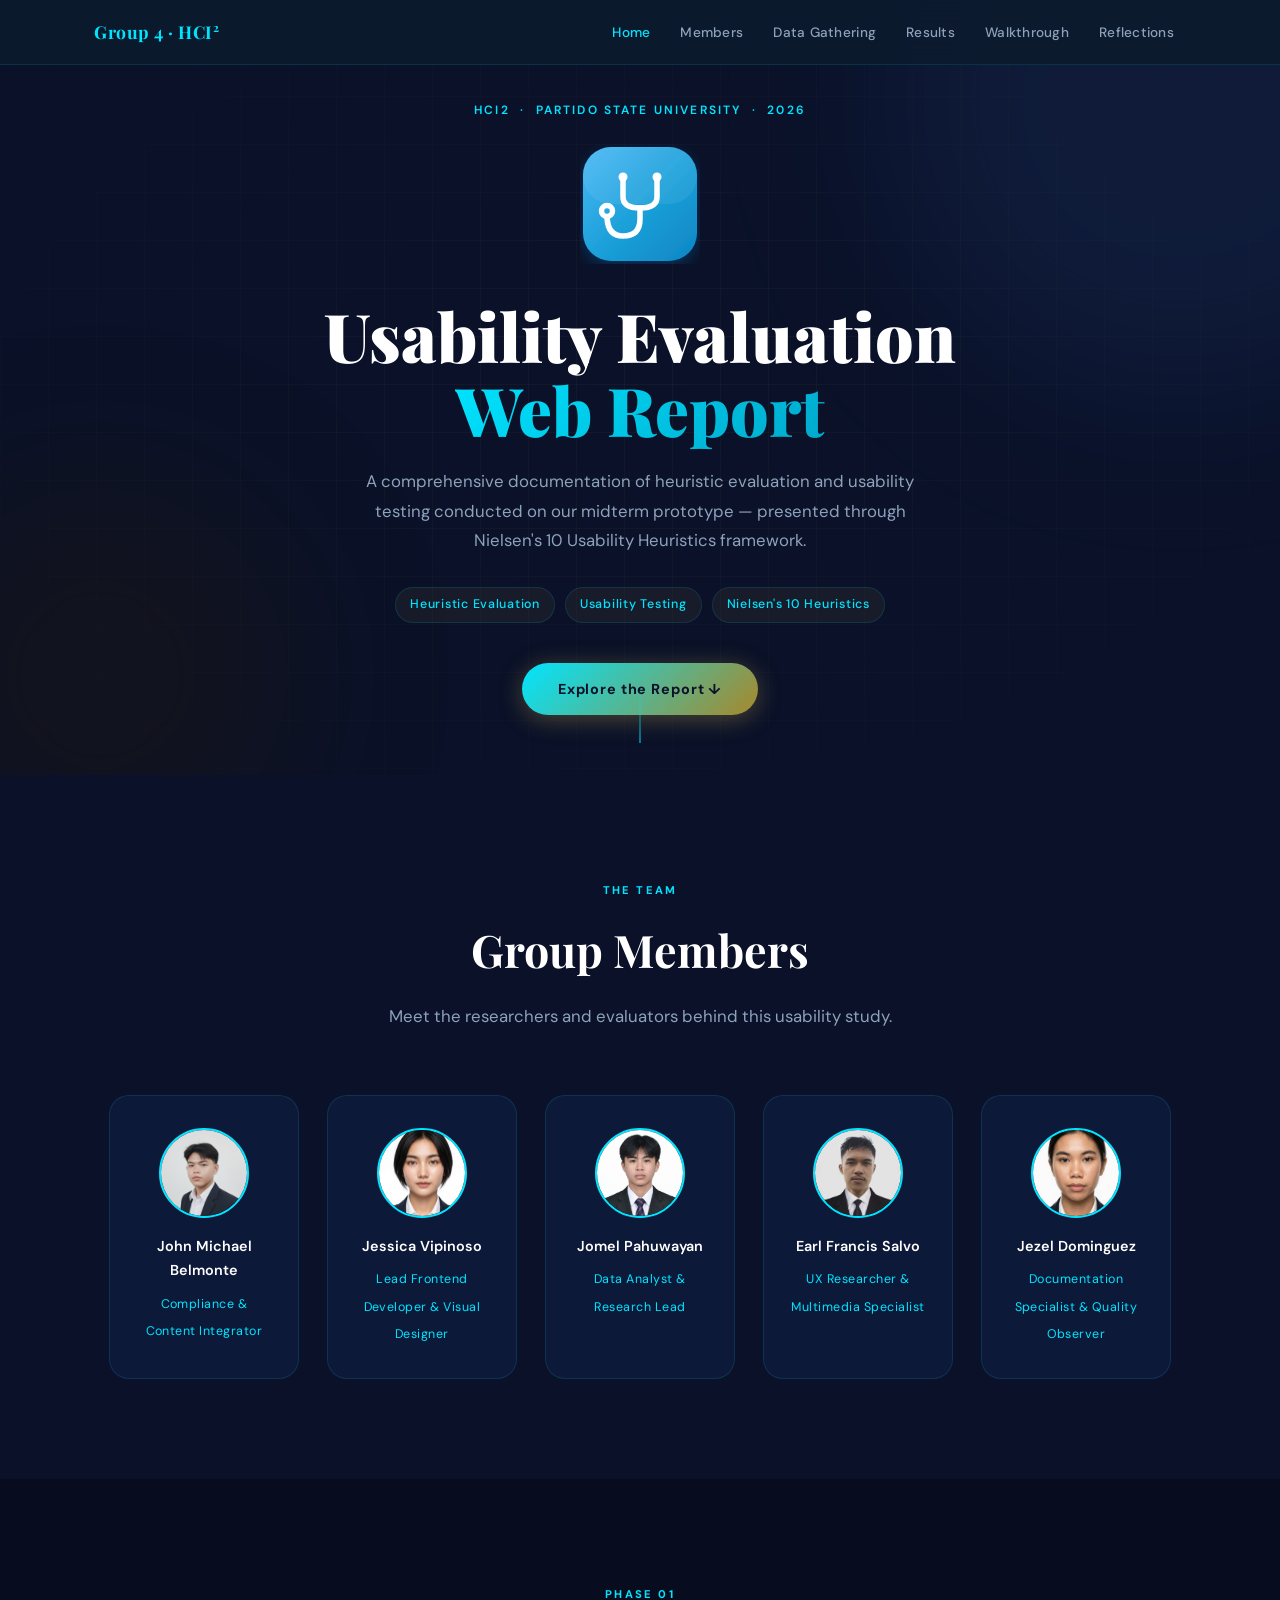
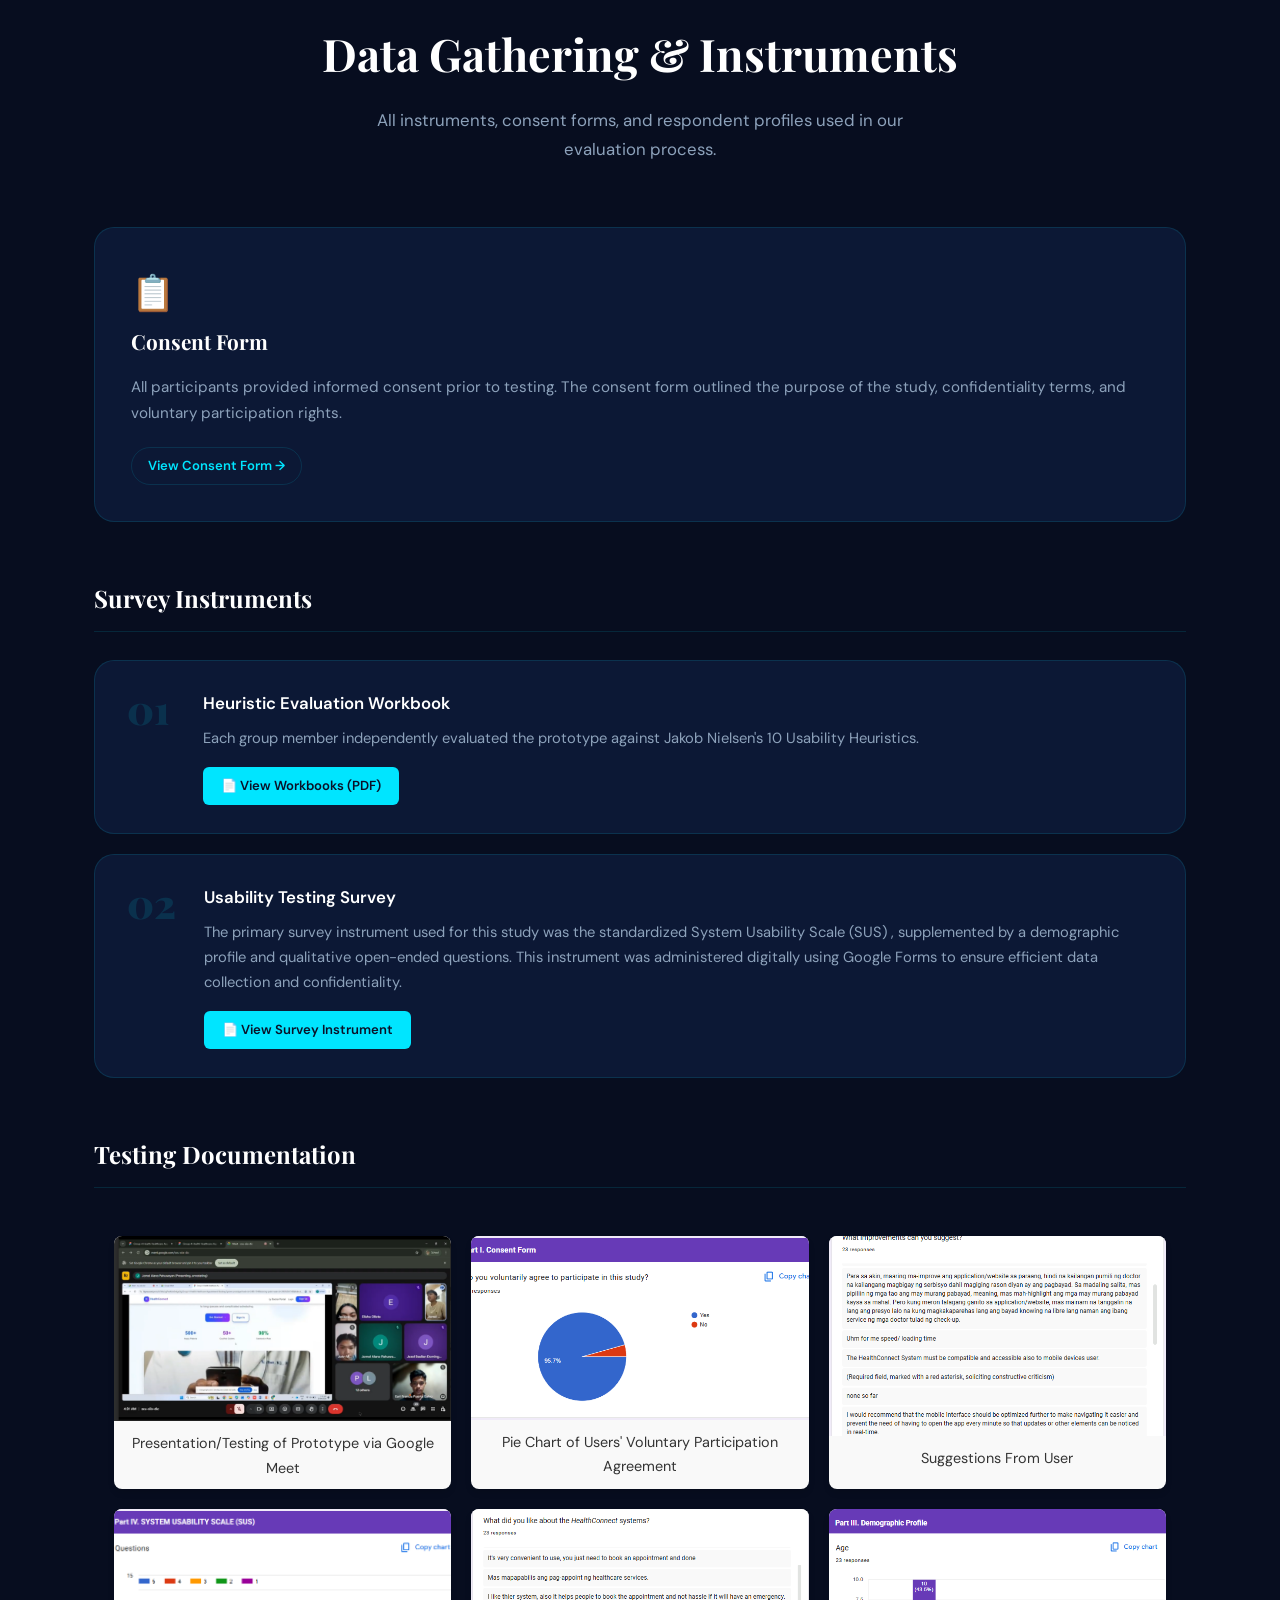
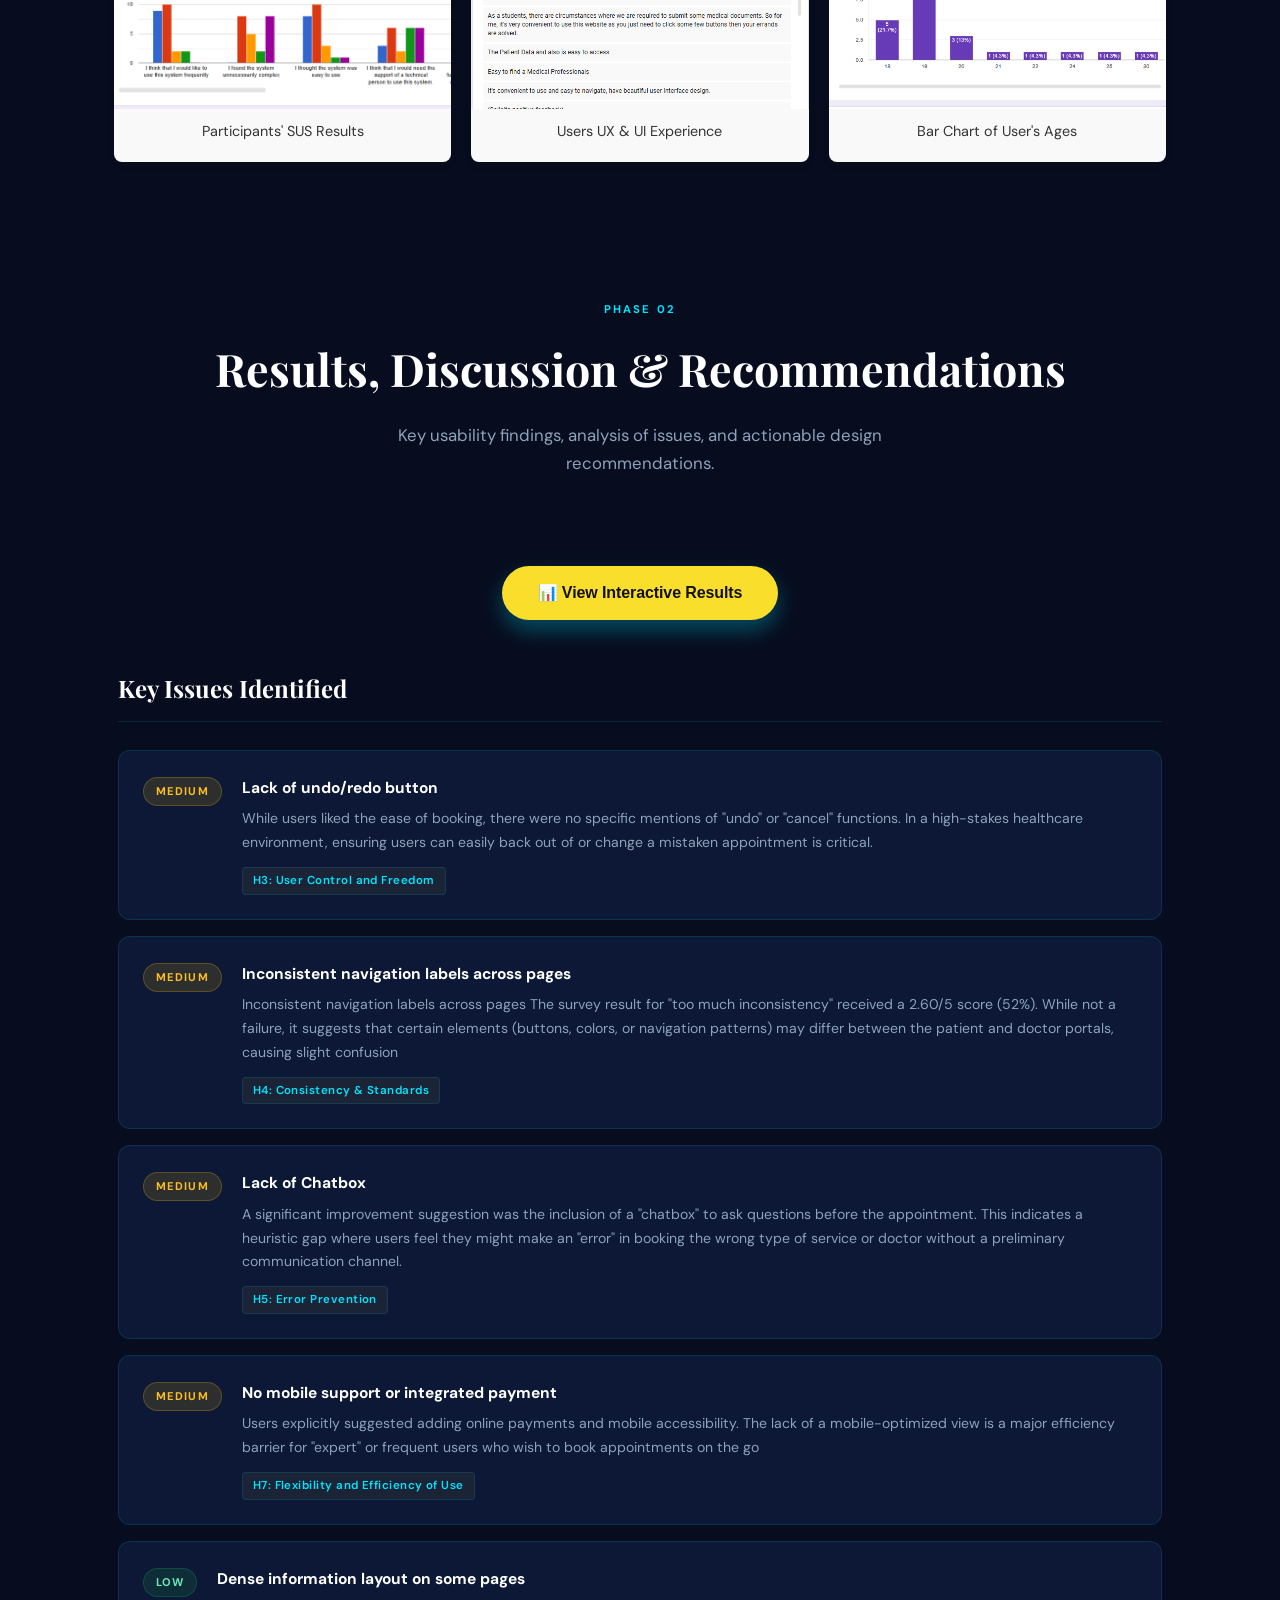
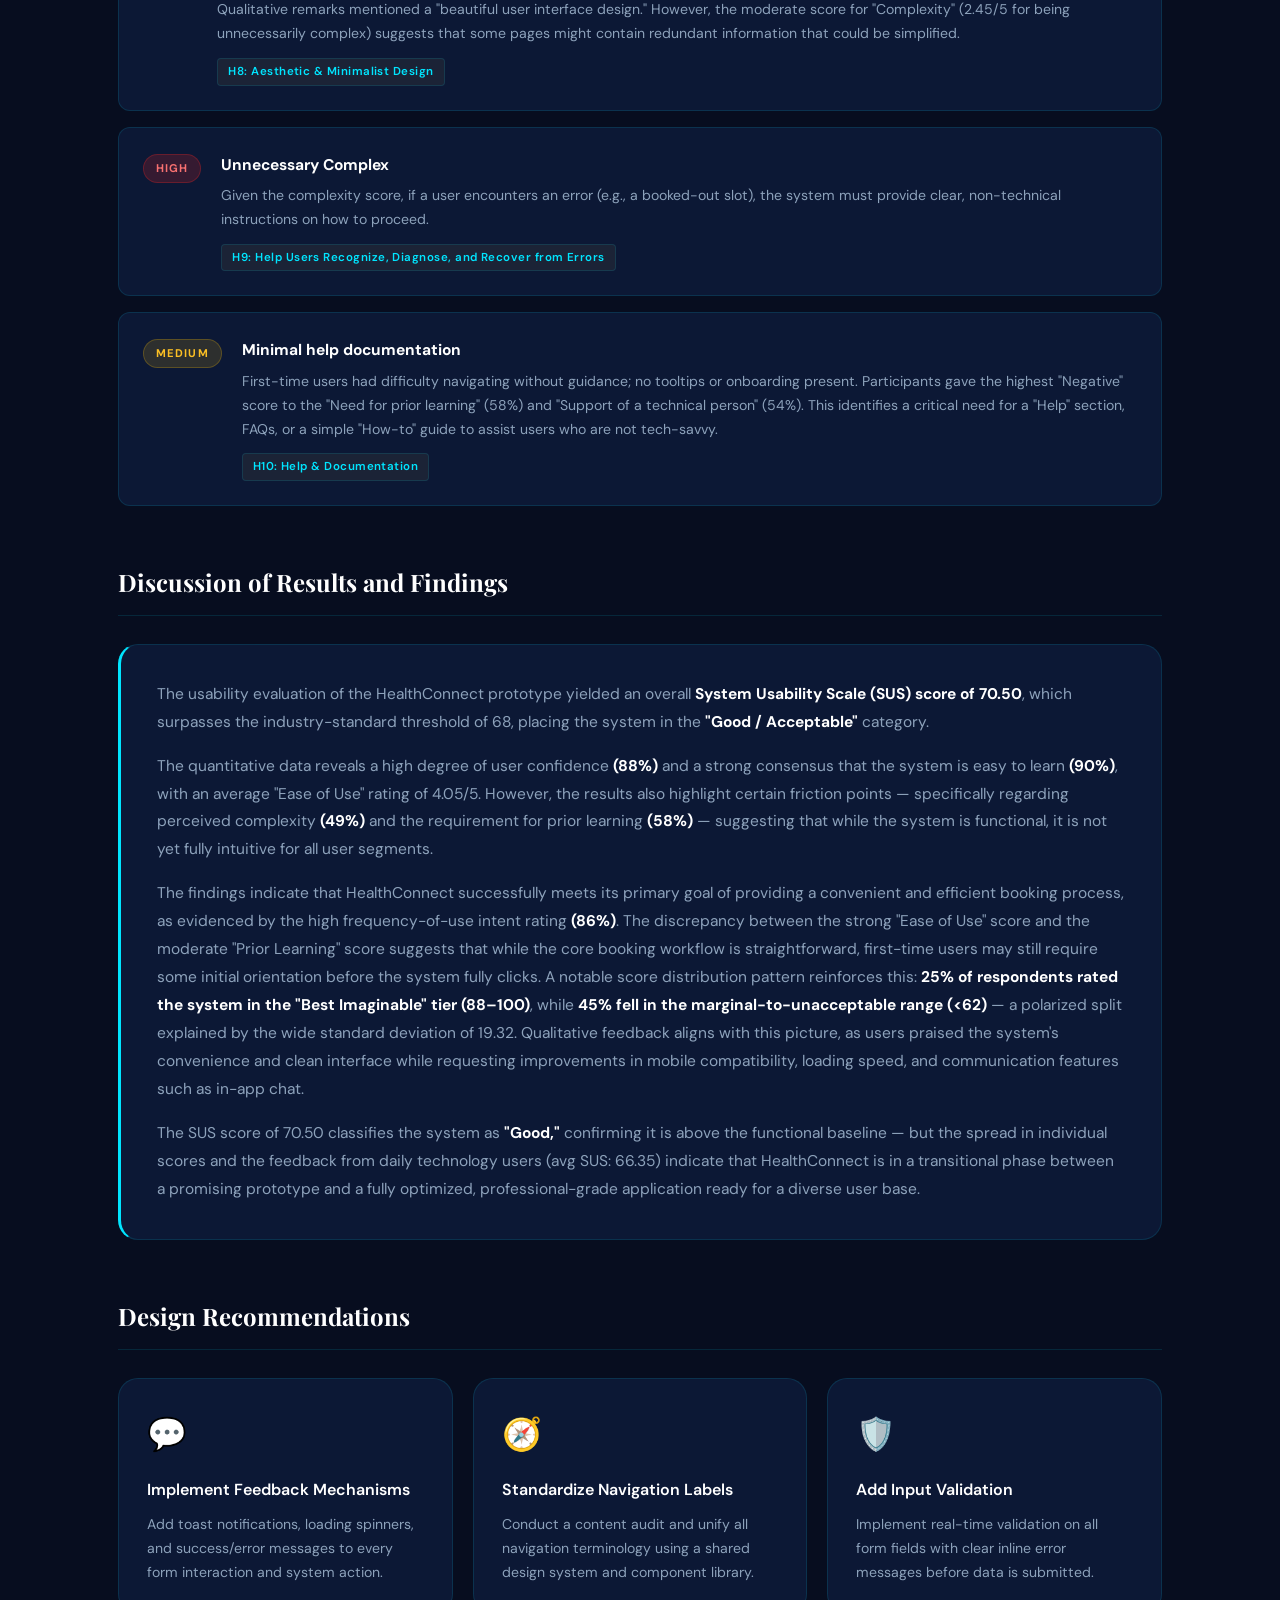
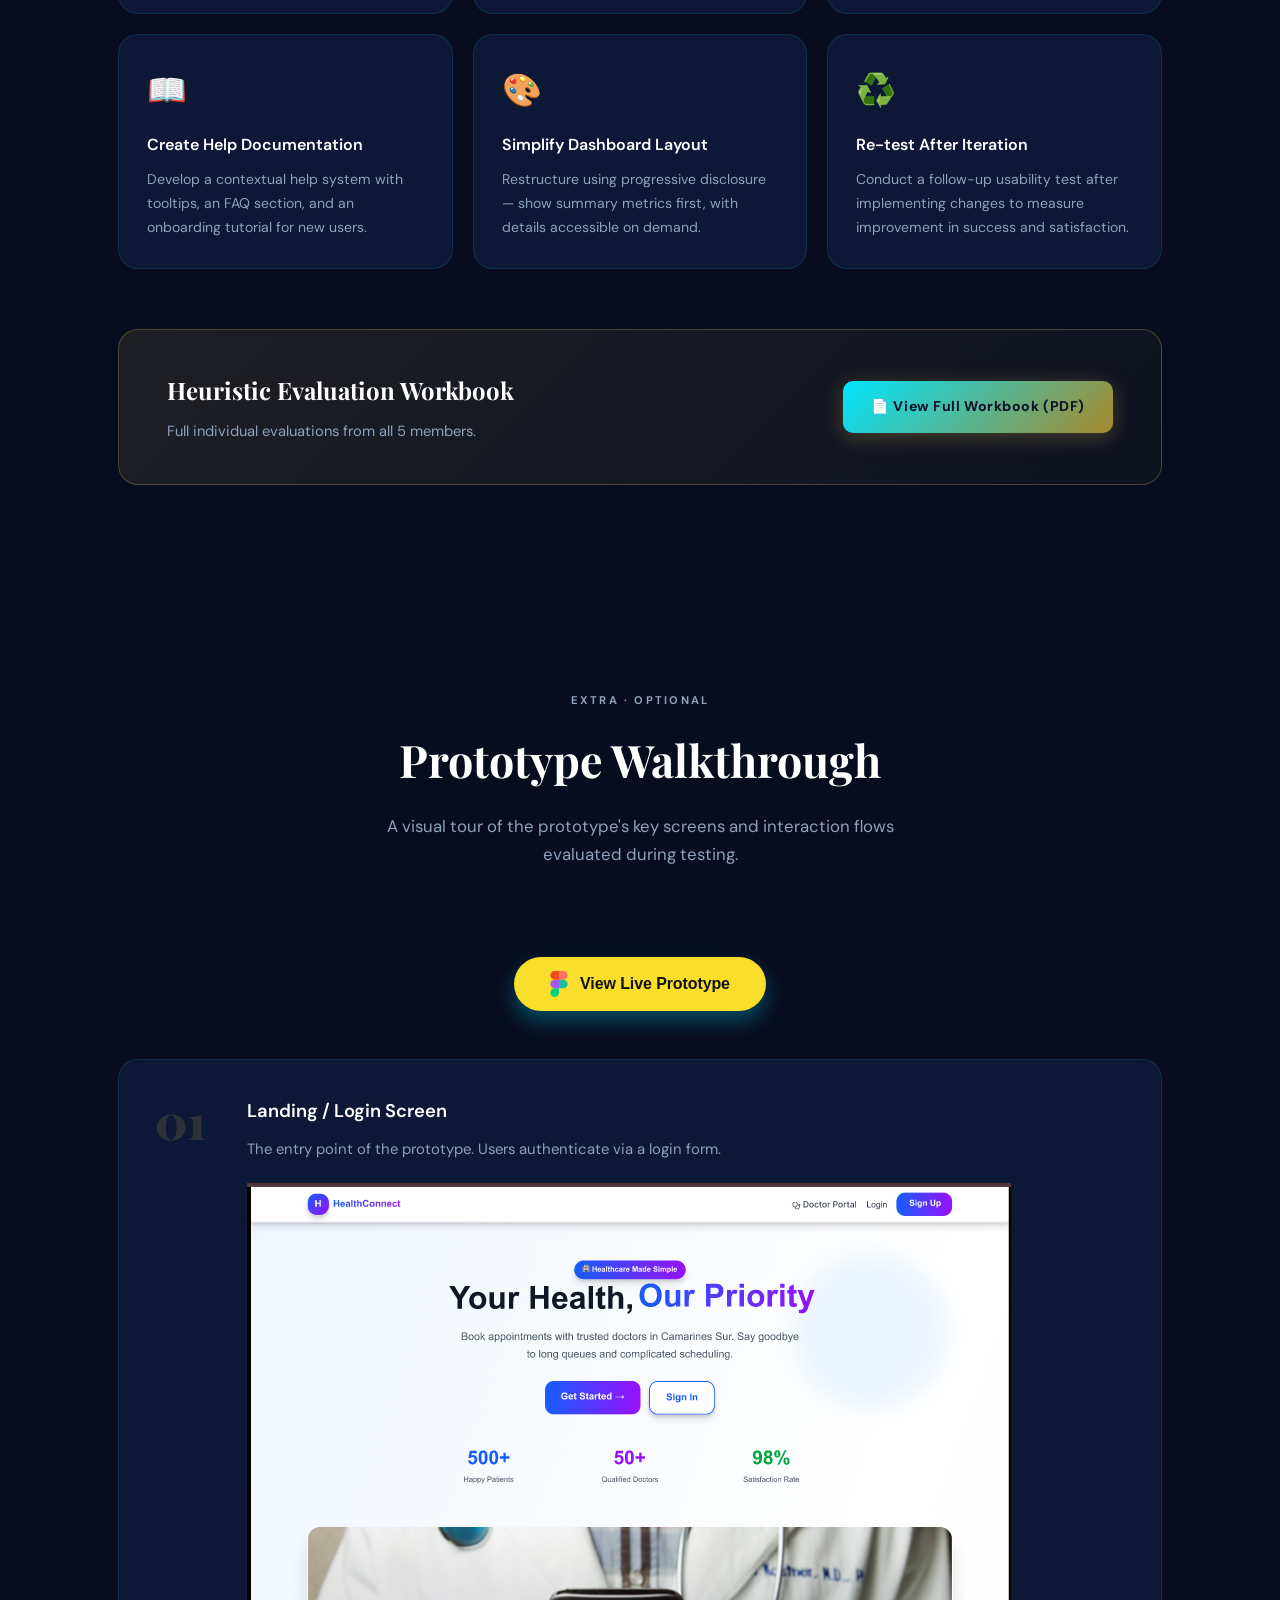
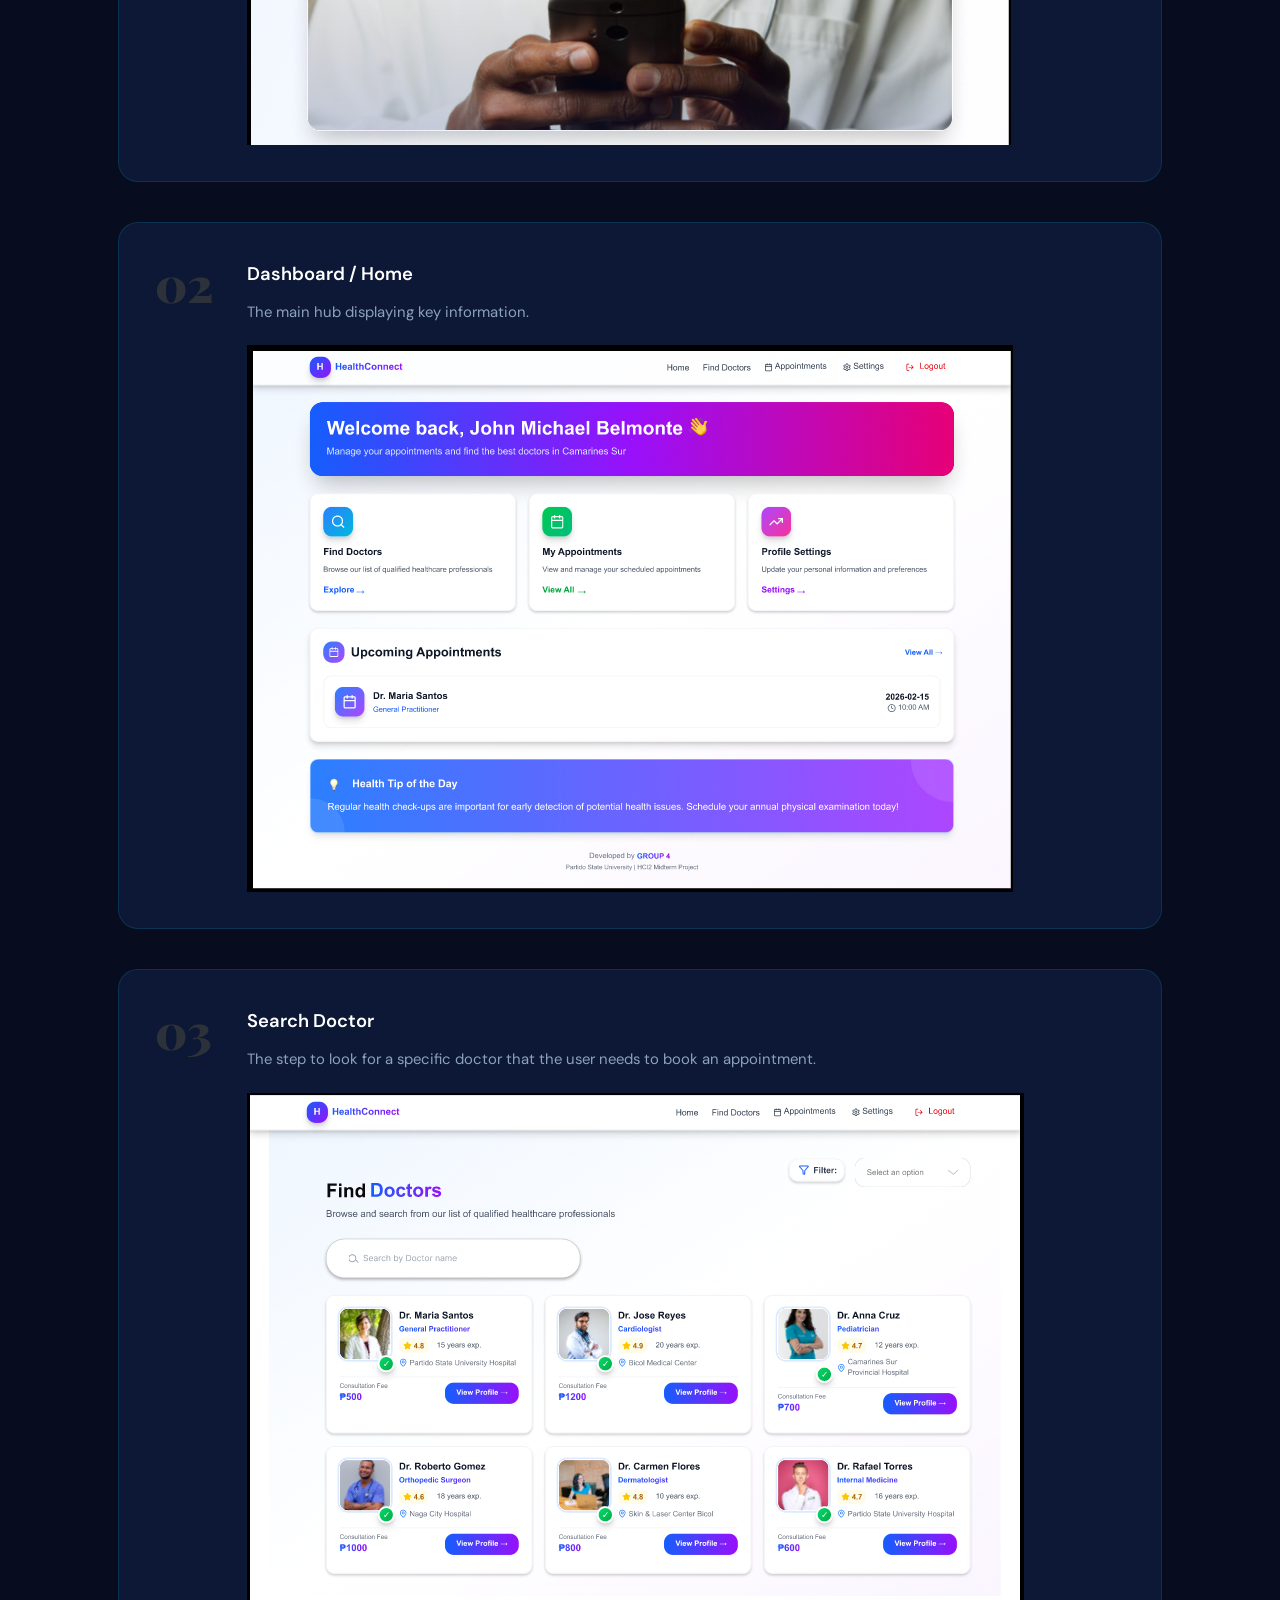
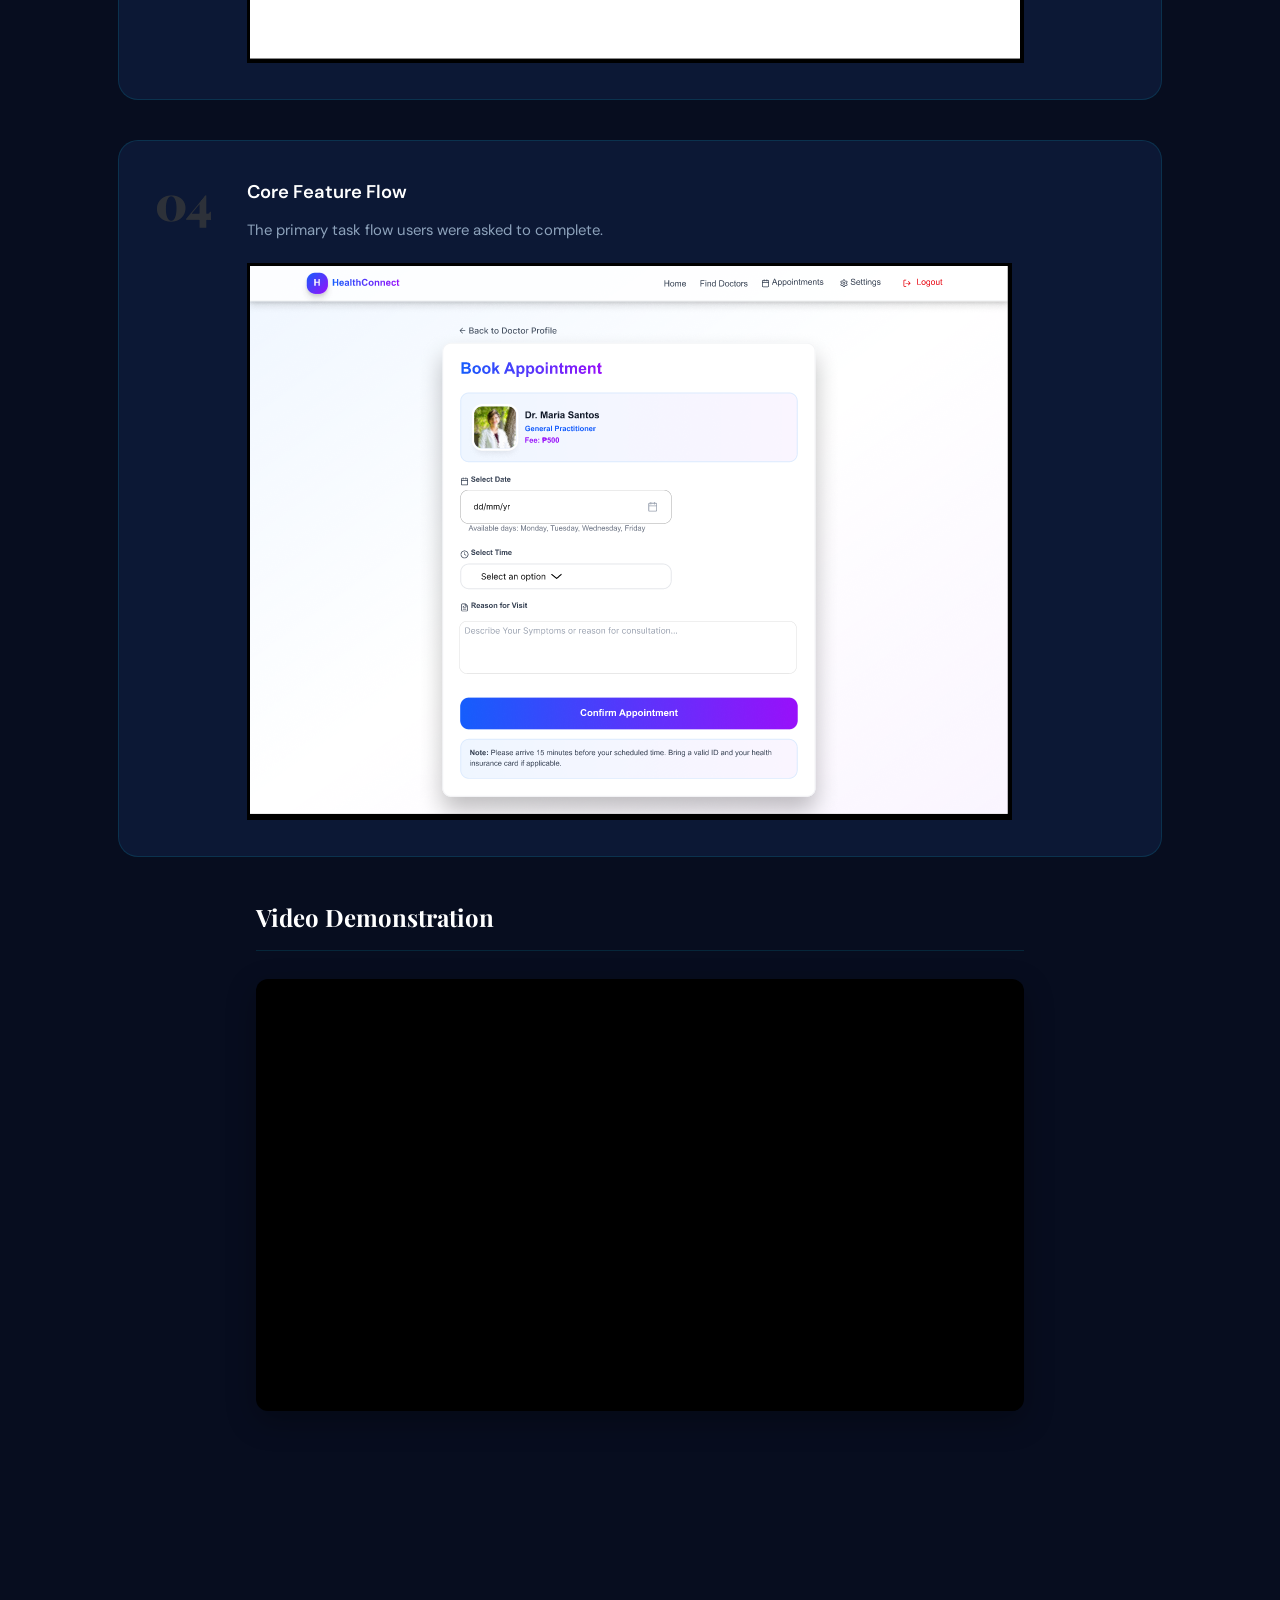
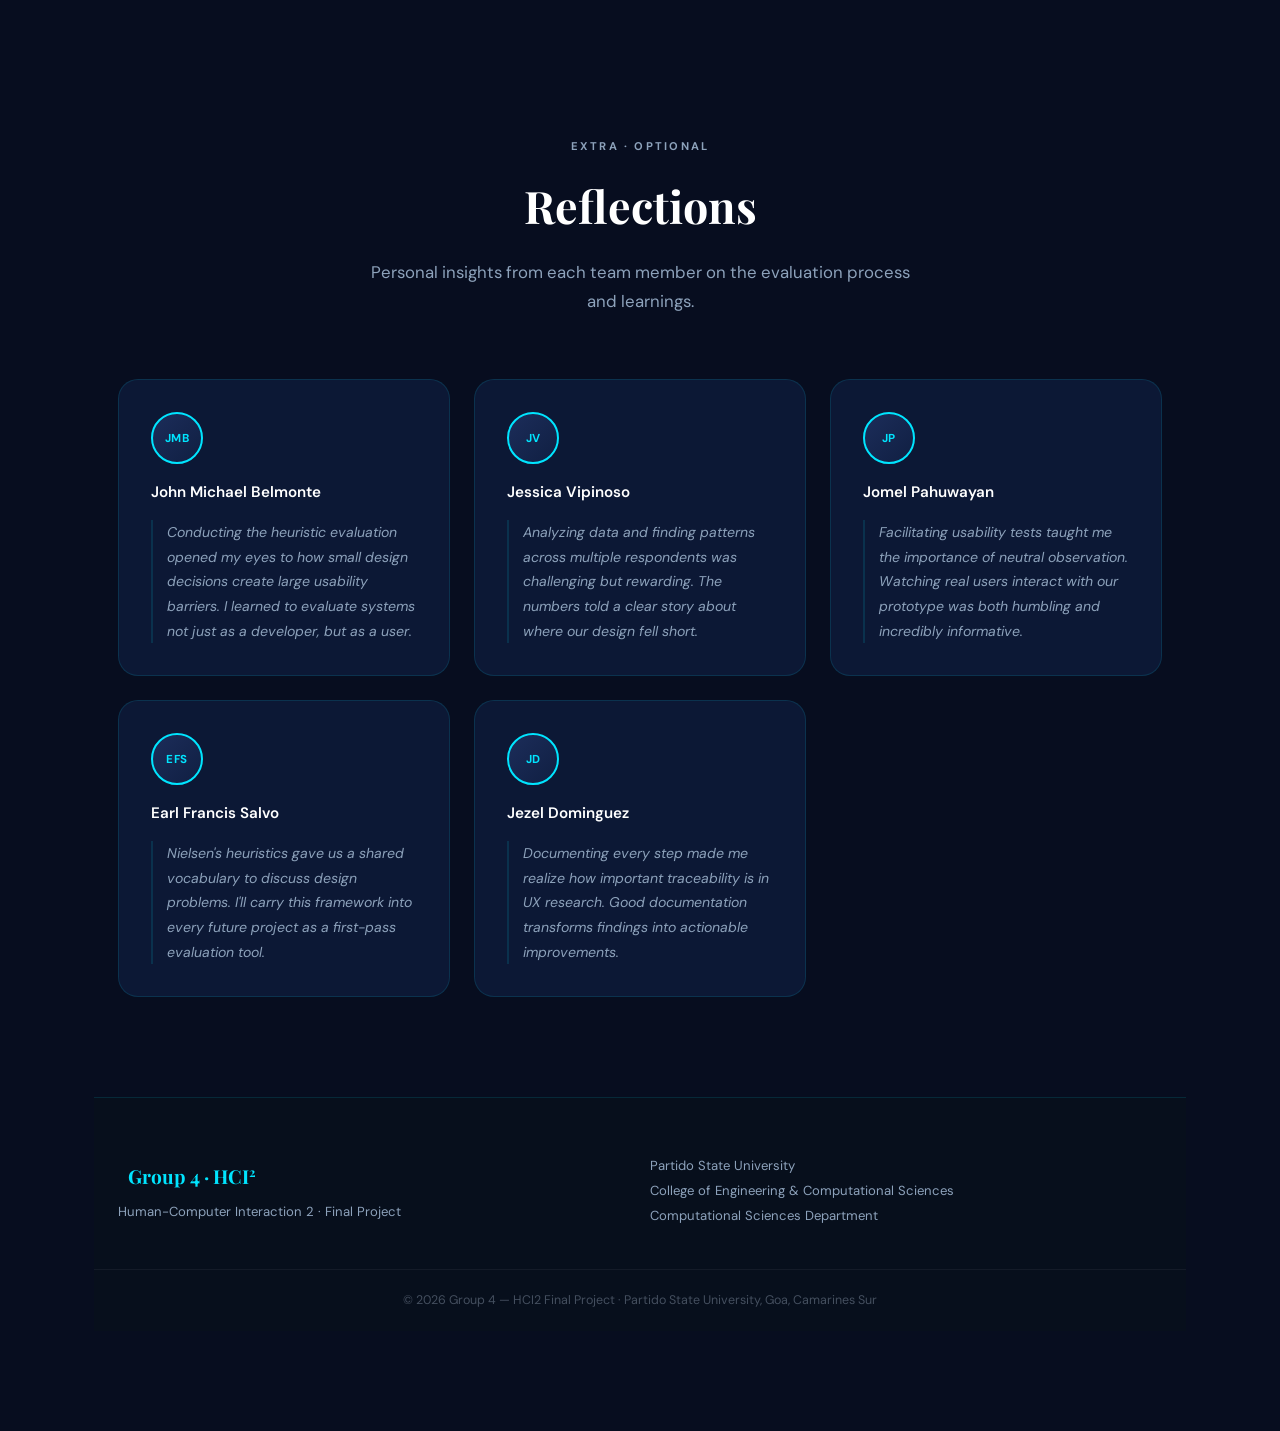
<file: index.html>
<!DOCTYPE html>
<html lang="en">
<head>
  <meta charset="UTF-8">
  <meta name="viewport" content="width=device-width, initial-scale=1.0">
  <title>HCI Final Project | Web Reporting Site</title>
  <link rel="preconnect" href="https://fonts.googleapis.com">
  <link href="https://fonts.googleapis.com/css2?family=Playfair+Display:wght@400;700;900&family=DM+Sans:ital,wght@0,300;0,400;0,500;0,600;1,300&display=swap" rel="stylesheet">
  <link rel="stylesheet" href="s.css">
</head>
<body>

  <!-- NAV -->
  <nav class="navbar" id="navbar">
    <div class="nav-inner">
      <span class="nav-logo">Group 4 · HCI<sup>2</sup></span>
      <ul class="nav-links" id="navLinks">
        <li><a href="#home">Home</a></li>
        <li><a href="#members">Members</a></li>
        <li><a href="#data">Data Gathering</a></li>
        <li><a href="#results">Results</a></li>
        <li><a href="#walkthrough">Walkthrough</a></li>
        <li><a href="#reflections">Reflections</a></li>
      </ul>
      
      <button class="hamburger" id="hamburger" aria-label="Menu">
        <span></span><span></span><span></span>
      </button>
    </div>
  </nav>

  <!-- ═══════════ HOME ═══════════ -->
  <section id="home" class="hero">
    <div class="hero-grid-bg"></div>
    <div class="hero-orb hero-orb-1"></div>
    <div class="hero-orb hero-orb-2"></div>
    <div class="hero-content reveal">
      <div class="hero-eyebrow">HCI2 &nbsp;·&nbsp; Partido State University &nbsp;·&nbsp; 2026</div>
      <div class="logo-container">
  <svg class="project-logo-svg" xmlns="http://www.w3.org/2000/svg" viewBox="0 0 120 120">
    <defs>
      <linearGradient id="bg_gradient" x1="0%" y1="0%" x2="100%" y2="100%">
        <stop offset="0%" stop-color="#49b8f5"/>
        <stop offset="55%" stop-color="#1a9fd8"/>
        <stop offset="100%" stop-color="#0e86c4"/>
      </linearGradient>
      <filter id="dropshadow" x="-20%" y="-10%" width="140%" height="140%">
        <feDropShadow dx="0" dy="5" stdDeviation="7" flood-color="rgba(8,100,170,0.4)"/>
      </filter>
    </defs>
    <rect x="3" y="3" width="114" height="114" rx="28" ry="28" fill="url(#bg_gradient)" filter="url(#dropshadow)"/>
    <rect x="3" y="3" width="114" height="57" rx="28" ry="28" fill="white" opacity="0.07"/>
    <circle cx="43" cy="33" r="4.5" fill="white"/>
    <circle cx="77" cy="33" r="4.5" fill="white"/>
    <path d="M43 37.5 L43 53 Q43 64 60 64 Q77 64 77 53 L77 37.5" fill="none" stroke="white" stroke-width="5.5" stroke-linecap="round" stroke-linejoin="round"/>
    <path d="M60 64 L60 75 Q60 92 43 92 Q28 92 27 74 L28 80" fill="none" stroke="white" stroke-width="5.5" stroke-linecap="round" stroke-linejoin="round"/>
    <circle cx="27" cy="67" r="5.5" fill="none" stroke="white" stroke-width="5.5"/>
  </svg>
      </div>
      <h1 class="hero-title">
        Usability Evaluation<br>
        <span class="accent-text">Web Report</span>
      </h1>
      <p class="hero-sub">A comprehensive documentation of heuristic evaluation and usability testing conducted on our midterm prototype — presented through Nielsen's 10 Usability Heuristics framework.</p>
      <div class="hero-pills">
        <span>Heuristic Evaluation</span>
        <span>Usability Testing</span>
        <span>Nielsen's 10 Heuristics</span>
      </div>
      <a href="#data" class="cta-btn">Explore the Report ↓</a>
    </div>
    <div class="hero-scroll">
      <div class="scroll-bar"></div>
    </div>
  </section>

  <!-- ═══════════ MEMBERS ═══════════ -->
  <section id="members" class="section">
    <div class="container">
      <div class="sec-header reveal">
        <div class="sec-label">The Team</div>
        <h2>Group Members</h2>
        <p>Meet the researchers and evaluators behind this usability study.</p>
      </div>

      <div class="members-grid">
        <div class="member-card reveal" style="--d:.0s">
          <div class="m-img-wrap">
            <img src="1.jpg" alt="John Michael Belmonte" onerror="this.src='https://ui-avatars.com/api/?name=John+Belmonte&background=1a2a4a&color=c9a84c&bold=true&size=200'">
          </div>
          <h3>John Michael Belmonte</h3>
          <span>Compliance & Content Integrator</span>
        </div>
        <div class="member-card reveal" style="--d:.1s">
          <div class="m-img-wrap">
            <img src="2.jpg" alt="Jessica Vipinoso" onerror="this.src='https://ui-avatars.com/api/?name=Jessica+Vipinoso&background=1a2a4a&color=c9a84c&bold=true&size=200'">
          </div>
          <h3>Jessica Vipinoso</h3>
          <span>Lead Frontend Developer & Visual Designer</span>
        </div>
        <div class="member-card reveal" style="--d:.2s">
          <div class="m-img-wrap">
            <img src="3.jpg" alt="Jommel Pahuwayan" onerror="this.src='https://ui-avatars.com/api/?name=Jommel+Pahuwayan&background=1a2a4a&color=c9a84c&bold=true&size=200'">
          </div>
          <h3>Jomel Pahuwayan</h3>
          <span>Data Analyst & Research Lead</span>
        </div>
        <div class="member-card reveal" style="--d:.3s">
          <div class="m-img-wrap">
            <img src="4.jpg" alt="Earl Francis Salvo" onerror="this.src='https://ui-avatars.com/api/?name=Earl+Salvo&background=1a2a4a&color=c9a84c&bold=true&size=200'">
          </div>
          <h3>Earl Francis Salvo</h3>
          <span>UX Researcher & Multimedia Specialist</span>
        </div>
        <div class="member-card reveal" style="--d:.4s">
          <div class="m-img-wrap">
            <img src="5.jpg" alt="Jezel Dominguez" onerror="this.src='https://ui-avatars.com/api/?name=Jezel+Dominguez&background=1a2a4a&color=c9a84c&bold=true&size=200'">
          </div>
          <h3>Jezel Dominguez</h3>
          <span>Documentation Specialist & Quality Observer</span>
        </div>
      </div>
    </div>
  </section>

  <!-- ═══════════ DATA GATHERING ═══════════ -->
  <section id="data" class="section alt-bg">
    <div class="container">
      <div class="sec-header reveal">
        <div class="sec-label">Phase 01</div>
        <h2>Data Gathering &amp; Instruments</h2>
        <p>All instruments, consent forms, and respondent profiles used in our evaluation process.</p>
      </div>

      <div class="two-col reveal">
        <div class="info-card">
  <div class="ic-icon">📋<h3> Consent Form</h3></div>
  
  <p>All participants provided informed consent prior to testing. The consent form outlined the purpose of the study, confidentiality terms, and voluntary participation rights.</p>
  
  <a href="Group4_Consent-Form.pdf" target="_blank" class="link-pill">View Consent Form →</a>
</div>
        
      </div>

      <div class="instruments-wrap reveal">
        <h3 class="sub-h">Survey Instruments</h3>
        <div class="instruments-grid">
          <div class="inst-item">
            <div class="inst-num">01</div>
            <div class="inst-body">
              <h4>Heuristic Evaluation Workbook</h4>
              <p>Each group member independently evaluated the prototype against Jakob Nielsen's 10 Usability Heuristics.</p>
              <a href="https://drive.google.com/drive/folders/1pP_fxRHup8cwJ_bHLTJ5UtrGMcaPcYqg" target="_blank" class="doc-btn">📄 View Workbooks (PDF)</a>
            </div>
          </div>
          <div class="inst-item">
            <div class="inst-num">02</div>
            <div class="inst-body">
              <h4>Usability Testing Survey</h4>
              <p>The primary survey instrument used for this study was the standardized System Usability Scale (SUS) , supplemented by a demographic profile and qualitative open-ended questions. This instrument was administered digitally using Google Forms to ensure efficient data collection and confidentiality.</p>
              
              <a href="https://docs.google.com/forms/d/e/1FAIpQLSdaZsKwEXSKpKevrDTCxYxlgKeM7DP78IzgzsFG43Ys3r_5Bw/viewform?fbclid=IwY2xjawRS7hhleHRuA2FlbQIxMQBzcnRjBmFwcF9pZAEwAAEedym5RzrUIVkX7C4NQnraAi6PGwJRjwoIgwNo9a8hxr_TI1OmLc43fT--Se8_aem_QlvMQc1bt2rlEz3OWLsuSQ" target="_blank" class="doc-btn">📄 View Survey Instrument</a>
            </div>
          </div>
        </div>
      </div>

      <section class="gallery-wrap reveal">
  <h3 class="sub-h">Testing Documentation</h3>
  <div class="gallery-grid">
    <div class="gal-item">
      <img src="VR.png" alt="VR environment testing session">
      <span>Presentation/Testing of Prototype via Google Meet</span>
    </div>
    <div class="gal-item">
      <img src="PIECAHRT.png" alt="Pie chart showing user demographic data">
      <span>Pie Chart of Users' Voluntary Participation Agreement</span>
    </div>
    <div class="gal-item">
      <img src="Q2.png" alt="Questionnaire results for session two">
      <span>Suggestions From User</span>
    </div>
    <div class="gal-item">
      <img src="BARCHART.png" alt="Bar chart representing performance metrics">
      <span>Participants' SUS Results</span>
    </div>
    <div class="gal-item">
      <img src="LIKE.png" alt="User satisfaction rating visual">
      <span>Users UX & UI Experience</span>
    </div>
    <div class="gal-item">
      <img src="AGE.png" alt="Google Meet testing session screenshot">
      <span>Bar Chart of User's Ages </span>
    </div>
  </div>
</section>

      
  <!-- ═══════════ RESULTS ═══════════ -->
  <section id="results" class="section">
    <div class="container">
      <div class="sec-header reveal">
        <div class="sec-label">Phase 02</div>
        <h2>Results, Discussion &amp; Recommendations</h2>
        <p>Key usability findings, analysis of issues, and actionable design recommendations.</p>
      </div>


      
      <div class="button-container">
  <a href="interactive.html" class="figma-btn" target="_blank" rel="noopener noreferrer">
    <span>  📊 View Interactive Results </span>
  </a>
      </div>
      

     

      <div class="findings-wrap reveal">
        <h3 class="sub-h">Key Issues Identified</h3>
        <div class="findings-list">
          <div class="finding-row">
            <span class="sev med">Medium</span>
            <div class="f-content">
              <strong>Lack of undo/redo button</strong>
              <p>While users liked the ease of booking, there were no specific mentions of "undo" or "cancel" functions. In a high-stakes healthcare environment, ensuring users can easily back out of or change a mistaken appointment is critical.</p>
              <span class="h-tag">H3: User Control and Freedom</span>
            </div>
          </div>
          <div class="finding-row">
            <span class="sev med">Medium</span>
            <div class="f-content">
              <strong>Inconsistent navigation labels across pages</strong>
              <p>Inconsistent navigation labels across pages
The survey result for "too much inconsistency" received a 2.60/5 score (52%). While not a failure, it suggests that certain elements (buttons, colors, or navigation patterns) may differ between the patient and doctor portals, causing slight confusion</p>
              <span class="h-tag">H4: Consistency &amp; Standards</span>
            </div>
          </div>
          <div class="finding-row">
            <span class="sev med">Medium</span>
            <div class="f-content">
              <strong>Lack of Chatbox</strong>
              <p>A significant improvement suggestion was the inclusion of a "chatbox" to ask questions before the appointment. This indicates a heuristic gap where users feel they might make an "error" in booking the wrong type of service or doctor without a preliminary communication channel.</p>
              <span class="h-tag">H5: Error Prevention</span>
            </div>
          </div>
           <div class="finding-row">
            <span class="sev med">Medium</span>
            <div class="f-content">
              <strong>No mobile support or integrated payment</strong>
              <p>Users explicitly suggested adding online payments and mobile accessibility. The lack of a mobile-optimized view is a major efficiency barrier for "expert" or frequent users who wish to book appointments on the go</p>
              <span class="h-tag">H7: Flexibility and Efficiency of Use</span>
            </div>
          </div>
          <div class="finding-row">
            <span class="sev low">Low</span>
            <div class="f-content">
              <strong>Dense information layout on some pages</strong>
              <p>Qualitative remarks mentioned a "beautiful user interface design." However, the moderate score for "Complexity" (2.45/5 for being unnecessarily complex) suggests that some pages might contain redundant information that could be simplified.</p>
              <span class="h-tag">H8: Aesthetic &amp; Minimalist Design</span>
            </div>
          </div>
          <div class="finding-row">
            <span class="sev high">High</span>
            <div class="f-content">
              <strong>Unnecessary Complex</strong>
              <p>Given the complexity score, if a user encounters an error (e.g., a booked-out slot), the system must provide clear, non-technical instructions on how to proceed.</p>
              <span class="h-tag">H9: Help Users Recognize, Diagnose, and Recover from Errors</span>
            </div>
          </div>

          
          <div class="finding-row">
            <span class="sev med">Medium</span>
            <div class="f-content">
              <strong>Minimal help documentation</strong>
              <p>First-time users had difficulty navigating without guidance; no tooltips or onboarding present. Participants gave the highest "Negative" score to the "Need for prior learning" (58%) and "Support of a technical person" (54%). This identifies a critical need for a "Help" section, FAQs, or a simple "How-to" guide to assist users who are not tech-savvy.</p>
              <span class="h-tag">H10: Help &amp; Documentation</span>
            </div>
          </div>

        </div>
      </div>

      <div class="discussion-wrap reveal">
        <h3 class="sub-h">Discussion of Results and Findings</h3>
        <div class="disc-card">
          <p>The usability evaluation of the HealthConnect prototype yielded an overall <strong>System Usability Scale (SUS) score of 70.50</strong>, which surpasses the industry-standard threshold of 68, placing the system in the <strong>"Good / Acceptable"</strong> category.</p>
<p>The quantitative data reveals a high degree of user confidence <strong>(88%)</strong> and a strong consensus that the system is easy to learn <strong>(90%)</strong>, with an average "Ease of Use" rating of 4.05/5. However, the results also highlight certain friction points — specifically regarding perceived complexity <strong>(49%)</strong> and the requirement for prior learning <strong>(58%)</strong> — suggesting that while the system is functional, it is not yet fully intuitive for all user segments.</p>
<p>The findings indicate that HealthConnect successfully meets its primary goal of providing a convenient and efficient booking process, as evidenced by the high frequency-of-use intent rating <strong>(86%)</strong>. The discrepancy between the strong "Ease of Use" score and the moderate "Prior Learning" score suggests that while the core booking workflow is straightforward, first-time users may still require some initial orientation before the system fully clicks. A notable score distribution pattern reinforces this: <strong>25% of respondents rated the system in the "Best Imaginable" tier (88–100)</strong>, while <strong>45% fell in the marginal-to-unacceptable range (&lt;62)</strong> — a polarized split explained by the wide standard deviation of 19.32. Qualitative feedback aligns with this picture, as users praised the system's convenience and clean interface while requesting improvements in mobile compatibility, loading speed, and communication features such as in-app chat.</p>
<p>The SUS score of 70.50 classifies the system as <strong>"Good,"</strong> confirming it is above the functional baseline — but the spread in individual scores and the feedback from daily technology users (avg SUS: 66.35) indicate that HealthConnect is in a transitional phase between a promising prototype and a fully optimized, professional-grade application ready for a diverse user base.</p>
        </div>
      </div>

      <div class="rec-wrap reveal">
        <h3 class="sub-h">Design Recommendations</h3>
        <div class="rec-grid">
          <div class="rec-card"><div class="rec-ico">💬</div><h4>Implement Feedback Mechanisms</h4><p>Add toast notifications, loading spinners, and success/error messages to every form interaction and system action.</p></div>
          <div class="rec-card"><div class="rec-ico">🧭</div><h4>Standardize Navigation Labels</h4><p>Conduct a content audit and unify all navigation terminology using a shared design system and component library.</p></div>
          <div class="rec-card"><div class="rec-ico">🛡️</div><h4>Add Input Validation</h4><p>Implement real-time validation on all form fields with clear inline error messages before data is submitted.</p></div>
          <div class="rec-card"><div class="rec-ico">📖</div><h4>Create Help Documentation</h4><p>Develop a contextual help system with tooltips, an FAQ section, and an onboarding tutorial for new users.</p></div>
          <div class="rec-card"><div class="rec-ico">🎨</div><h4>Simplify Dashboard Layout</h4><p>Restructure using progressive disclosure — show summary metrics first, with details accessible on demand.</p></div>
          <div class="rec-card"><div class="rec-ico">♻️</div><h4>Re-test After Iteration</h4><p>Conduct a follow-up usability test after implementing changes to measure improvement in success and satisfaction.</p></div>
        </div>
      </div>

      <div class="pdf-cta reveal">
        <div class="pdf-text">
          <h3>Heuristic Evaluation Workbook</h3>
          <p>Full individual evaluations from all 5 members.</p>
        </div>
        <a href="Group 4 -HealthConnect_Heuristic_Evaluation_Summary.pdf" class="btn-primary" target="_blank">📄 View Full Workbook (PDF)</a>
      </div>
    </div>
  </section>

  <!-- ═══════════ WALKTHROUGH (Optional) ═══════════ -->
  <section id="walkthrough" class="section alt-bg">
    <div class="container">
      <div class="sec-header reveal">
        <div class="sec-label sec-optional">Extra · Optional</div>
        <h2>Prototype Walkthrough</h2>
        <p>A visual tour of the prototype's key screens and interaction flows evaluated during testing.</p>
      </div>

      <div class="button-container">
      <a href="https://www.figma.com/proto/AJV6uLsgPxwXxfu0ndgoOg/Group-4-Health-Connect-Website-Prototype?node-id=2485-1340" class="figma-btn" target="_blank" rel="noopener noreferrer">
  <svg class="figma-icon" viewBox="0 0 38 57" fill="none" xmlns="http://www.w3.org/2000/svg">
    <path d="M9.5 57C14.7467 57 19 52.7467 19 47.5V38H9.5C4.25329 38 0 42.2533 0 47.5C0 52.7467 4.25329 57 9.5 57Z" fill="#0ACF83"/>
    <path d="M0 28.5C0 23.2533 4.25329 19 9.5 19H19V38H9.5C4.25329 38 0 33.7467 0 28.5Z" fill="#A259FF"/>
    <path d="M0 9.5C0 4.25329 4.25329 0 9.5 0H19V19H9.5C4.25329 19 0 14.7467 0 9.5Z" fill="#F24E1E"/>
    <path d="M19 0H28.5C33.7467 0 38 4.25329 38 9.5C38 14.7467 33.7467 19 28.5 19H19V0Z" fill="#FF7262"/>
    <path d="M19 19H28.5C33.7467 19 38 23.2533 38 28.5C38 33.7467 33.7467 38 28.5 38H19V19Z" fill="#1ABC9C"/>
  </svg>
  <span>View Live Prototype</span>
      </a>
      </div>
      

      
      

      <div class="walk-steps">
  <div class="walk-step reveal">
    <div class="w-num">01</div>
    <div class="w-body">
      <h4>Landing / Login Screen</h4>
      <p>The entry point of the prototype. Users authenticate via a login form.</p>
      
      <img src="landig page.png" alt="Login Screen Screenshot" class="w-img tall">
    </div>
  </div>


      
        <div class="walk-step reveal">
          <div class="w-num">02</div>
          <div class="w-body">
            <h4>Dashboard / Home</h4>
            <p>The main hub displaying key information.</p>
            <img src="home.png" alt="Login Screen Screenshot" class="w-img tall">            
          </div>
        </div>

        <div class="walk-steps">
  <div class="walk-step reveal">
    <div class="w-num">03</div>
    <div class="w-body">
      <h4>Search Doctor</h4>
      <p>The step to look for a specific doctor that the user needs to book an appointment.</p>
      
      <img src="find doc.png" alt="Login Screen Screenshot" class="w-img tall">
    </div>
  </div>
      
        
        <div class="walk-step reveal">
          <div class="w-num">04</div>
          <div class="w-body">
            <h4>Core Feature Flow</h4>
            <p>The primary task flow users were asked to complete.</p>
            <img src="book.png" alt="Login Screen Screenshot" class="w-img tall">
          </div>
        </div>
    

      <div class="video-wrap reveal">
  <h3 class="sub-h">Video Demonstration</h3>
  <div class="video-ph">
    <iframe src="https://drive.google.com/file/d/1AO4YvZNIHmurev0GhFjBAXLLG8zzf6DL/preview" frameborder="0" allow="autoplay" allowfullscreen></iframe>
  </div>
      </div>
          
      </div>
    </div>
  </section>

  <!-- ═══════════ REFLECTIONS (Optional) ═══════════ -->
  <section id="reflections" class="section">
    <div class="container">
      <div class="sec-header reveal">
        <div class="sec-label sec-optional">Extra · Optional</div>
        <h2>Reflections</h2>
        <p>Personal insights from each team member on the evaluation process and learnings.</p>
      </div>

      <div class="reflections-grid">
        <div class="ref-card reveal" style="--d:0s">
          <div class="ref-avatar">
          JMB
          </div>
          <h4>John Michael Belmonte</h4>
          <blockquote>Conducting the heuristic evaluation opened my eyes to how small design decisions create large usability barriers. I learned to evaluate systems not just as a developer, but as a user.</blockquote>
        </div>
        <div class="ref-card reveal" style="--d:.1s">
          <div class="ref-avatar">
          JV
          </div>
          <h4>Jessica Vipinoso</h4>
          <blockquote>Analyzing data and finding patterns across multiple respondents was challenging but rewarding. The numbers told a clear story about where our design fell short.</blockquote>
   </div>
        <div class="ref-card reveal" style="--d:.2s">
          <div class="ref-avatar">JP
          </div>
          <h4>Jomel Pahuwayan</h4>
          <blockquote>Facilitating usability tests taught me the importance of neutral observation. Watching real users interact with our prototype was both humbling and incredibly informative.</blockquote>
        </div>
        <div class="ref-card reveal" style="--d:.3s">
          <div class="ref-avatar">EFS</div>
          <h4>Earl Francis Salvo</h4>
          <blockquote>Nielsen's heuristics gave us a shared vocabulary to discuss design problems. I'll carry this framework into every future project as a first-pass evaluation tool.</blockquote>
        </div>
        <div class="ref-card reveal" style="--d:.4s">
          <div class="ref-avatar">JD
   </div>
          
          <h4>Jezel Dominguez</h4>
          <blockquote>Documenting every step made me realize how important traceability is in UX research. Good documentation transforms findings into actionable improvements.</blockquote>
        </div>
      </div>
    </div>
  </section>



  <!-- SCROLL TO TOP -->
  <button id="scrollTop" title="Go to top" aria-label="Back to top">↑</button>

  <!-- FOOTER -->
  <footer class="footer">
    <div class="footer-inner">
      <div class="f-brand">
        <span class="f-logo">Group 4 · HCI<sup>2</sup></span>
        <p>Human-Computer Interaction 2 · Final Project</p>
      </div>
      <div class="f-school">
        <p>Partido State University</p>
        <p>College of Engineering &amp; Computational Sciences</p>
        <p>Computational Sciences Department</p>
      </div>
      
    </div>
    <div class="f-bottom">
      <p>© 2026 Group 4 — HCI2 Final Project · Partido State University, Goa, Camarines Sur</p>
    </div>
  </footer>
        
  <script src="script.js"></script>
</body>
</html>
</file>
<file: s.css>
:root {
  /* Core Blue Background Hierarchy */
  --navy:    #0a1128; /* Deep midnight blue primary background */
  --navy-2:  #101f42; /* Sleek slate blue for secondary sections */
  --navy-3:  #1c2d5a; /* Lighter navy accent background blocks */
  
  /* Vibrantly Charged Tech Accents */
  --gold:    #00e5ff; /* High-visibility electric cyan for key text and active links */
  --gold-lt: #00a8cc; /* Deepened cyan for gradient transitions */
  
  /* Layout Component Surfaces */
  --cream:   #172a53; /* Deep teal-tinted navy for internal structures */
  --white:   #ffffff; /* Solid white for prominent headings */
  
  /* Typography Hierarchy */
  --text:    #e2f1ff; /* Clean, cool ice-blue for maximum body text readability */
  --text-2:  #8da2bb; /* Soft slate gray-blue for subtitles and labels */
  
  /* Structural Variables */
  --border:  rgba(0, 229, 255, 0.12); /* Subtle glow-tinted borders */
  --card-bg: rgba(16, 31, 66, 0.65);  /* Translucent slate blue cards with blur */
  --alt-bg:  #070d1f;                 /* Ultra-dark blue variation for alternating sections */
  
  /* Typography & Sizing remain consistent */
  --font-d:  'Playfair Display', serif;
  --font-s:  'DM Sans', sans-serif;
  --rad:     12px;
  --rad-lg:  20px;
  --shadow:  0 8px 40px rgba(0, 0, 0, 0.5); /* Deep shadow for rich layering */
}


*, *::before, *::after { box-sizing: border-box; margin: 0; padding: 0; }

html { scroll-behavior: smooth; font-size: 16px; }

body {
  background: var(--navy);
  color: var(--text);
  font-family: var(--font-s);
  font-weight: 400;
  line-height: 1.7;
  overflow-x: hidden;
}

/* ── SCROLLBAR ── */
::-webkit-scrollbar { width: 6px; }
::-webkit-scrollbar-track { background: var(--navy); }
::-webkit-scrollbar-thumb { background: var(--gold); border-radius: 3px; }

/* ── UTILITY ── */
.container { max-width: 1140px; margin: 0 auto; padding: 0 24px; }
img { max-width: 100%; display: block; }
a { text-decoration: none; color: inherit; }

/* ─────────────────────────────────────
   NAVBAR
───────────────────────────────────── */
.navbar {
  position: fixed; top: 0; left: 0; right: 0; z-index: 1000;
  background: rgba(13,27,46,.92);
  backdrop-filter: blur(14px);
  border-bottom: 1px solid var(--border);
  transition: box-shadow .3s;
}
.navbar.scrolled { box-shadow: 0 4px 30px rgba(0,0,0,.5); }
.nav-inner {
  max-width: 1140px; margin: 0 auto; padding: 0 24px;
  display: flex; align-items: center; justify-content: space-between;
  height: 64px;
}
.nav-logo {
  font-family: var(--font-d);
  font-size: 1.1rem; font-weight: 700;
  color: var(--gold); letter-spacing: .03em;
}
.nav-logo sup { font-size: .65em; }
.nav-links { list-style: none; display: flex; gap: 6px; }
.nav-links a {
  font-size: .85rem; font-weight: 500;
  color: var(--text-2); padding: 6px 12px;
  border-radius: 6px; transition: all .2s;
  letter-spacing: .02em;
}
.nav-links a:hover { color: var(--gold); background: rgba(201,168,76,.08); }
.nav-links a.active { color: var(--gold); }
.hamburger {
  display: none; background: none; border: none; cursor: pointer;
  flex-direction: column; gap: 5px; padding: 4px;
}
.hamburger span {
  display: block; width: 24px; height: 2px;
  background: var(--text); border-radius: 2px;
  transition: all .3s;
}

.logo-container {
    width: 100%;           /* Take full width of parent */
    display: flex;         /* Use flexbox to center the child */
    justify-content: center; 
    margin-bottom: 20px;   /* Space below the logo */
}

.project-logo-svg {
    /* Responsive sizing */
    width: 120px;          /* Desktop size */
    height: auto;          /* Maintain aspect ratio */
    display: block;
    
    /* Smooth scaling */
    transition: width 0.3s ease;
}

/* Mobile Adjustments */
@media (max-width: 768px) {
    .project-logo-svg {
        width: 90px;       /* Smaller size for mobile phones */
    }
}
/* ─────────────────────────────────────
   HERO
───────────────────────────────────── */
.hero {
  min-height: 100%;
  display: flex; align-items: center; justify-content: center;
  position: relative; overflow: hidden;
  padding: 100px 24px 60px;
}
.hero-grid-bg {
  position: absolute; inset: 0;
  background-image:
    linear-gradient(rgba(201,168,76,.06) 1px, transparent 1px),
    linear-gradient(90deg, rgba(201,168,76,.06) 1px, transparent 1px);
  background-size: 48px 48px;
  mask-image: radial-gradient(ellipse 70% 70% at 50% 50%, black, transparent);
}
.hero-orb {
  position: absolute; border-radius: 50%;
  filter: blur(80px); opacity: .25; pointer-events: none;
}
.hero-orb-1 { width: 600px; height: 600px; background: #1e3a6e; top: -200px; right: -200px; }
.hero-orb-2 { width: 400px; height: 400px; background: #2a1a00; bottom: -100px; left: -100px; }
.hero-content {
  position: relative; text-align: center;
  max-width: 760px;
}
.hero-eyebrow {
  font-size: .75rem; font-weight: 600; letter-spacing: .18em;
  text-transform: uppercase; color: var(--gold);
  margin-bottom: 24px;
}
.hero-logo {
  max-height: 90px; max-width: 200px;
  margin: 0 auto 28px; border-radius: 12px;
  box-shadow: 0 0 30px rgba(201,168,76,.3);
}
.hero-title {
  font-family: var(--font-d);
  font-size: clamp(2.6rem, 6vw, 4.2rem);
  font-weight: 900; line-height: 1.1;
  color: var(--white); margin-bottom: 20px;
}
.accent-text {
  background: linear-gradient(135deg, var(--gold), var(--gold-lt));
  -webkit-background-clip: text; -webkit-text-fill-color: transparent;
  background-clip: text;
}
.hero-sub {
  font-size: 1.05rem; color: var(--text-2);
  max-width: 580px; margin: 0 auto 32px; line-height: 1.75;
}
.hero-pills {
  display: flex; flex-wrap: wrap; gap: 10px;
  justify-content: center; margin-bottom: 40px;
}
.hero-pills span {
  font-size: .78rem; font-weight: 500; letter-spacing: .06em;
  padding: 6px 14px; border-radius: 50px;
  border: 1px solid var(--border);
  color: var(--gold); background: rgba(201,168,76,.07);
}
.cta-btn {
  display: inline-block;
  background: linear-gradient(135deg, var(--gold), #a8882a);
  color: var(--navy); font-weight: 700;
  font-size: .9rem; letter-spacing: .06em;
  padding: 14px 36px; border-radius: 50px;
  transition: transform .2s, box-shadow .2s;
  box-shadow: 0 4px 24px rgba(201,168,76,.35);
}
.cta-btn:hover { transform: translateY(-2px); box-shadow: 0 8px 32px rgba(201,168,76,.5); }
.hero-scroll {
  position: absolute; bottom: 32px; left: 50%;
  transform: translateX(-50%);
}
.scroll-bar {
  width: 1px; height: 56px;
  background: linear-gradient(to bottom, transparent, var(--gold));
  margin: 0 auto;
  animation: scrollPulse 2s ease-in-out infinite;
}
@keyframes scrollPulse {
  0%,100% { opacity: .4; transform: scaleY(1); }
  50% { opacity: 1; transform: scaleY(1.1); }
}

/* ─────────────────────────────────────
   SECTIONS
───────────────────────────────────── */
.section { padding: 100px 0; }
.alt-bg { background: var(--alt-bg); }

.sec-header { text-align: center; margin-bottom: 64px; }
.sec-label {
  display: inline-block;
  font-size: .7rem; font-weight: 700; letter-spacing: .2em;
  text-transform: uppercase; color: var(--gold);
  margin-bottom: 12px;
}
.sec-label.sec-optional { color: var(--text-2); }
.sec-header h2 {
  font-family: var(--font-d);
  font-size: clamp(2rem, 4vw, 2.8rem);
  color: var(--white); margin-bottom: 14px;
}
.sec-header p { color: var(--text-2); font-size: 1.05rem; max-width: 560px; margin: 0 auto; }

.sub-h {
  font-family: var(--font-d);
  font-size: 1.5rem; color: var(--white);
  margin-bottom: 28px; padding-bottom: 12px;
  border-bottom: 1px solid var(--border);
}

/* ─────────────────────────────────────
   MEMBERS
───────────────────────────────────── */
.members-grid {
  display: flex; flex-wrap: wrap;
  gap: 28px; justify-content: center;
}
.member-card {
  background: var(--card-bg);
  border: 1px solid var(--border);
  border-radius: var(--rad-lg);
  padding: 32px 24px; text-align: center;
  width: 190px;
  transition: transform .3s, border-color .3s, box-shadow .3s;
  animation-delay: var(--d);
}
.member-card:hover {
  transform: translateY(-6px);
  border-color: var(--gold);
  box-shadow: 0 12px 40px rgba(201,168,76,.15);
}
.m-img-wrap {
  width: 90px; height: 90px; margin: 0 auto 16px;
  border-radius: 50%;
  border: 2px solid var(--gold);
  overflow: hidden;
}
.m-img-wrap img { width: 100%; height: 100%; object-fit: cover; }
.member-card h3 { font-size: .9rem; font-weight: 600; color: var(--white); margin-bottom: 6px; }
.member-card span { font-size: .78rem; color: var(--gold); letter-spacing: .04em; }

/* ─────────────────────────────────────
   DATA GATHERING
───────────────────────────────────── */
.two-col { display: grid; grid-template-columns: 1fr; gap: 24px; margin-bottom: 56px; }
.info-card {
  background: var(--card-bg);
  border: 1px solid var(--border);
  border-radius: var(--rad-lg); padding: 36px;
  transition: border-color .3s;
}
.info-card:hover { border-color: var(--gold); }
.ic-icon { font-size: 2.2rem; margin-bottom: 16px; }
.info-card h3 { font-family: var(--font-d); font-size: 1.3rem; color: var(--white); margin-bottom: 12px; }
.info-card p { color: var(--text-2); font-size: .95rem; margin-bottom: 20px; }
.info-card strong { color: var(--white); }
.link-pill {
  display: inline-block; font-size: .82rem; font-weight: 600;
  color: var(--gold); border: 1px solid var(--border);
  padding: 7px 16px; border-radius: 50px;
  transition: all .2s;
}
.link-pill:hover { background: rgba(201,168,76,.1); border-color: var(--gold); }
.resp-stats { display: flex; gap: 20px; margin-top: 20px; }
.r-stat-item { text-align: center; }
.rs-num { display: block; font-family: var(--font-d); font-size: 1.8rem; color: var(--gold); font-weight: 700; }
.rs-lbl { font-size: .75rem; color: var(--text-2); text-transform: uppercase; letter-spacing: .08em; }

.instruments-wrap { margin-bottom: 56px; }
.instruments-grid { display: flex; flex-direction: column; gap: 20px; }
.inst-item {
  display: flex; gap: 28px; align-items: flex-start;
  background: var(--card-bg);
  border: 1px solid var(--border);
  border-radius: var(--rad-lg); padding: 28px 32px;
  transition: border-color .3s;
}
.inst-item:hover { border-color: rgba(201,168,76,.4); }
.inst-num {
  font-family: var(--font-d);
  font-size: 2.5rem; font-weight: 900;
  color: var(--border); line-height: 1;
  min-width: 48px; flex-shrink: 0;
}
.inst-body h4 { font-size: 1.05rem; color: var(--white); margin-bottom: 8px; font-weight: 600; }
.inst-body p { color: var(--text-2); font-size: .92rem; margin-bottom: 16px; }
.doc-btn {
  display: inline-block; font-size: .82rem; font-weight: 600;
  color: var(--navy); background: var(--gold);
  padding: 8px 18px; border-radius: 6px;
  transition: opacity .2s, transform .2s;
}
.doc-btn:hover { opacity: .88; transform: translateY(-1px); }

.gallery-wrap { }
.gallery-grid {
  display: grid;
  grid-template-columns: repeat(3, 1fr);
  gap: 16px; margin-bottom: 12px;
}
.gal-item { border-radius: var(--rad); overflow: hidden; aspect-ratio: 4/3; }
.gal-item img { width: 100%; height: 100%; object-fit: cover; }
.ph {
  background: var(--navy-3);
  border: 1px dashed var(--border);
  display: flex; align-items: center; justify-content: center;
}
.ph span { font-size: .8rem; color: var(--text-2); }
.gal-note { font-size: .8rem; color: var(--text-2); font-style: italic; margin-top: 8px; }

/* ─────────────────────────────────────
   RESULTS
───────────────────────────────────── */
.results-stats {
  display: grid; grid-template-columns: repeat(4, 1fr);
  gap: 20px; margin-bottom: 60px;
}
.rs-box {
  background: var(--card-bg);
  border: 1px solid var(--border);
  border-radius: var(--rad-lg); padding: 28px 20px;
  text-align: center;
  transition: border-color .3s, transform .3s;
}
.rs-box:hover { border-color: var(--gold); transform: translateY(-3px); }
.rs-big {
  display: block;
  font-family: var(--font-d);
  font-size: 2.2rem; font-weight: 900;
  color: var(--gold); margin-bottom: 6px;
}
.rs-big small { font-size: 1rem; opacity: .7; }
.rs-box span:last-child { font-size: .8rem; color: var(--text-2); text-transform: uppercase; letter-spacing: .08em; }

.findings-wrap { margin-bottom: 56px; }
.findings-list { display: flex; flex-direction: column; gap: 16px; }
.finding-row {
  display: flex; gap: 20px; align-items: flex-start;
  background: var(--card-bg);
  border: 1px solid var(--border);
  border-radius: var(--rad); padding: 24px;
  transition: border-color .3s;
}
.finding-row:hover { border-color: rgba(201,168,76,.3); }
.sev {
  flex-shrink: 0; font-size: .7rem; font-weight: 700;
  letter-spacing: .1em; text-transform: uppercase;
  padding: 4px 12px; border-radius: 50px;
  margin-top: 2px;
}
.sev.high { background: rgba(220,38,38,.2); color: #f87171; border: 1px solid rgba(220,38,38,.3); }
.sev.med  { background: rgba(234,179,8,.15); color: #fbbf24; border: 1px solid rgba(234,179,8,.25); }
.sev.low  { background: rgba(34,197,94,.12); color: #6ee7b7; border: 1px solid rgba(34,197,94,.2); }
.f-content strong { display: block; color: var(--white); font-size: .97rem; margin-bottom: 6px; }
.f-content p { font-size: .88rem; color: var(--text-2); margin-bottom: 10px; }
.h-tag {
  display: inline-block; font-size: .72rem; font-weight: 600;
  color: var(--gold); background: rgba(201,168,76,.08);
  border: 1px solid var(--border);
  padding: 3px 10px; border-radius: 4px; letter-spacing: .04em;
}

.discussion-wrap { margin-bottom: 56px; }
.disc-card {
  background: var(--card-bg);
  border: 1px solid var(--border);
  border-left: 3px solid var(--gold);
  border-radius: var(--rad-lg); padding: 36px;
}
.disc-card p { color: var(--text-2); font-size: .97rem; margin-bottom: 16px; line-height: 1.8; }
.disc-card p:last-child { margin-bottom: 0; }
.disc-card strong { color: var(--white); }

.rec-wrap { margin-bottom: 60px; }
.rec-grid {
  display: grid; grid-template-columns: repeat(3, 1fr); gap: 20px;
}
.rec-card {
  background: var(--card-bg);
  border: 1px solid var(--border);
  border-radius: var(--rad-lg); padding: 28px;
  transition: all .3s;
}
.rec-card:hover { border-color: var(--gold); transform: translateY(-4px); box-shadow: 0 12px 36px rgba(0,0,0,.3); }
.rec-ico { font-size: 2rem; margin-bottom: 14px; }
.rec-card h4 { font-size: 1rem; color: var(--white); margin-bottom: 10px; font-weight: 600; }
.rec-card p { font-size: .88rem; color: var(--text-2); line-height: 1.7; }

.pdf-cta {
  display: flex; align-items: center; justify-content: space-between; gap: 32px;
  background: linear-gradient(135deg, rgba(201,168,76,.12), rgba(201,168,76,.04));
  border: 1px solid rgba(201,168,76,.3);
  border-radius: var(--rad-lg); padding: 40px 48px;
}
.pdf-text h3 { font-family: var(--font-d); font-size: 1.5rem; color: var(--white); margin-bottom: 8px; }
.pdf-text p { color: var(--text-2); font-size: .92rem; }
.btn-primary {
  flex-shrink: 0;
  background: linear-gradient(135deg, var(--gold), #a8882a);
  color: var(--navy); font-weight: 700; font-size: .88rem;
  padding: 14px 28px; border-radius: 10px;
  letter-spacing: .04em;
  transition: opacity .2s, transform .2s, box-shadow .2s;
  box-shadow: 0 4px 20px rgba(201,168,76,.3);
  white-space: nowrap;
}
.btn-primary:hover { opacity: .9; transform: translateY(-2px); box-shadow: 0 8px 28px rgba(201,168,76,.45); }






.figma-btn {
  display: inline-flex;
  align-items: center;
  justify-content: center;
  gap: 12px;
  
  /* Typography - Clean, bold, and highly readable */
  font-family: -apple-system, BlinkMacSystemFont, "Segoe UI", Roboto, sans-serif;
  font-weight: 700;
  font-size: 16px;
  text-decoration: none;
  letter-spacing: -0.1px;
  
  /* Sizing & Shape */
  min-height: 54px;
  padding: 0 36px;
  border-radius: 100px; /* Modern pill shape */
  
  /* High-Contrast Color Palette */
  color: #111111; /* Deep black for maximum readability on yellow */
  background: #fade2c; /* Vibrant, eye-catching yellow */
  
  /* Tactile 3D Shadow Effect */
box-shadow: 0 4px 6px rgba(0, 0, 0, 0.05), 
            0 10px 20px rgba(0, 229, 255, 0.3); /* Glowing matching cyan ambient shadow */

/* Smooth transitions */
transition: all 0.4s cubic-bezier(0.175, 0.885, 0.32, 1.275);
  cursor: pointer;
  -webkit-tap-highlight-color: transparent;

  /* Triggers the attention-grabbing pulse */
  animation: gentle-pulse 2.5s infinite;
}

/* Figma Icon Sizing */
.figma-icon {
  width: 18px;
  height: 26px;
  transition: transform 0.3s ease;
}

/* Desktop Hover Effects - Makes it expand and glow brighter */
@media (hover: hover) {
  .figma-btn:hover {
    background: #FFE600; /* Brightens up on hover */
    transform: scale(1.04) translateY(-3px); /* Slightly grows and lifts up */
    box-shadow: 0 15px 30px rgba(255, 230, 0, 0.45); /* Intense glow */
    animation-play-state: paused; /* Stops pulsing when user hovers */
  }
}

/* Mobile & Tablet Press State - Snaps down when tapped */
.figma-btn:active {
  transform: scale(0.98) translateY(1px);
  box-shadow: 0 4px 10px rgba(0, 0, 0, 0.2);
}

/* Gentle Pulse Animation to naturally attract the eye */
@keyframes gentle-pulse {
  0% {
    box-shadow: 0 10px 20px rgba(255, 222, 77, 0.3);
  }
  50% {
    box-shadow: 0 10px 25px rgba(255, 222, 77, 0.6), 
                0 0 0 10px rgba(255, 222, 77, 0.2); /* Outer expanding ring */
  }
  100% {
    box-shadow: 0 10px 20px rgba(255, 222, 77, 0.3);
  }
}


.button-container {
  display: flex;
  justify-content: center;
  align-items: center;
  width: 100%;
  
  /* Shorthand: 24px top, 0 left/right, 48px bottom */
  padding: 24px 0 48px 0; 
  
  box-sizing: border-box;
}


/* Ensure the button behaves nicely as a flex item */
.figma-btn {
  display: inline-flex;
  align-items: center;
  justify-content: center;
  gap: 12px;
  /* (Keep the rest of your existing button styles here) */
}
/* ─────────────────────────────────────
   WALKTHROUGH
───────────────────────────────────── */
.walk-steps { display: flex; flex-direction: column; gap: 40px; margin-bottom: 60px; }
.walk-step {
  display: flex; gap: 32px; align-items: flex-start;
  background: var(--card-bg);
  border: 1px solid var(--border);
  border-radius: var(--rad-lg); padding: 36px;
}
.w-num {
  font-family: var(--font-d); font-size: 3rem; font-weight: 900;
  color: rgba(201,168,76,.18); line-height: 1;
  min-width: 60px; flex-shrink: 0;
}
.w-body { flex: 1; }
.w-body h4 { font-size: 1.15rem; color: var(--white); margin-bottom: 10px; font-weight: 600; }
.w-body p { color: var(--text-2); font-size: .93rem; margin-bottom: 20px; }
.w-img.ph { aspect-ratio: 16/7; border-radius: var(--rad); }
.w-img.tall { aspect-ratio: 16/7; }



/* Container holding the video heading and player */
.video-wrap {
  width: 100%;
  max-width: 800px; /* Prevents the video from becoming too massive on large desktop screens */
  margin: 0 auto;    /* Centers the entire video section horizontally */
  padding: 0 16px;   /* Prevents the video from touching the screen edges on mobile */
  box-sizing: border-box;
}

/* The actual video placeholder wrapper */
.video-ph {
  position: relative;
  width: 100%;
  aspect-ratio: 16 / 9; /* Automatically forces a perfect widescreen format on any screen size */
  background-color: #000000; /* Dark background placeholder while Google Drive loads */
  border-radius: 12px; /* Smooth rounded corners to match modern UI aesthetics */
  overflow: hidden; /* Ensures the iframe content respects the border radius */
  box-shadow: 0 10px 30px rgba(0, 0, 0, 0.3); /* Adds professional depth to the card */
}

/* Forces the iframe to perfectly stretch and fill the wrapper container */
.video-ph iframe {
  position: absolute;
  top: 0;
  left: 0;
  width: 100%;
  height: 100%;
  border: none;
}



/* ─────────────────────────────────────
   REFLECTIONS
───────────────────────────────────── */
.reflections-grid {
  display: grid; grid-template-columns: repeat(3, 1fr); gap: 24px;
}
.ref-card {
  background: var(--card-bg);
  border: 1px solid var(--border);
  border-radius: var(--rad-lg); padding: 32px;
  transition: all .3s;
  animation-delay: var(--d);
}
.ref-card:hover { border-color: rgba(201,168,76,.4); transform: translateY(-4px); }
.ref-avatar {
  width: 52px; height: 52px;
  background: linear-gradient(135deg, var(--navy-3), var(--navy-2));
  border: 2px solid var(--gold);
  border-radius: 50%;
  display: flex; align-items: center; justify-content: center;
  font-size: .72rem; font-weight: 700; color: var(--gold);
  letter-spacing: .04em;
  margin-bottom: 16px;
}
.ref-card h4 { font-size: .95rem; color: var(--white); margin-bottom: 14px; font-weight: 600; }
.ref-card blockquote {
  font-size: .88rem; color: var(--text-2);
  line-height: 1.75; font-style: italic;
  border-left: 2px solid var(--border); padding-left: 14px;
}

/* ─────────────────────────────────────
   ADDITIONAL FINDINGS
───────────────────────────────────── */
.add-grid { display: grid; grid-template-columns: repeat(2, 1fr); gap: 24px; }
.add-card {
  background: var(--card-bg);
  border: 1px solid var(--border);
  border-radius: var(--rad-lg); padding: 32px;
  transition: all .3s;
}
.add-card:hover { border-color: rgba(201,168,76,.35); transform: translateY(-3px); }
.add-tag {
  display: inline-block; font-size: .7rem; font-weight: 700;
  letter-spacing: .1em; text-transform: uppercase;
  color: var(--gold); border: 1px solid var(--border);
  padding: 4px 12px; border-radius: 50px;
  margin-bottom: 14px;
}
.add-card h4 { font-size: 1.05rem; color: var(--white); margin-bottom: 10px; font-weight: 600; }
.add-card p { font-size: .9rem; color: var(--text-2); line-height: 1.75; }

/* ─────────────────────────────────────
   SCROLL TO TOP
───────────────────────────────────── */
#scrollTop {
  position: fixed; bottom: 28px; right: 28px; z-index: 999;
  width: 44px; height: 44px;
  background: var(--gold); color: var(--navy);
  border: none; border-radius: 50%;
  font-size: 1.2rem; font-weight: 700; cursor: pointer;
  box-shadow: 0 4px 20px rgba(201,168,76,.4);
  opacity: 0; transform: translateY(12px);
  transition: all .3s;
}
#scrollTop.visible { opacity: 1; transform: translateY(0); }
#scrollTop:hover { background: var(--gold-lt); transform: translateY(-2px); }

/* ─────────────────────────────────────
   FOOTER
───────────────────────────────────── */

.footer {
  background: #070f1c;
  border-top: 1px solid var(--border);
}
.footer-inner {
  max-width: 1140px; margin: 0 auto; padding: 56px 24px 40px;
  display: grid; grid-template-columns: 1fr 1fr; gap: 20px;
  align-items: center;
  
}
.f-logo {
  font-family: var(--font-d); font-size: 1.2rem; color: var(--gold);
  font-weight: 700; display: block; margin-bottom: 8px; margin-left: 10px;
}
.f-logo sup { font-size: .65em; }
.f-brand p { font-size: .82rem; color: var(--text-2); }
.f-school p { font-size: .82rem; color: var(--text-2); line-height: 1.9; }
.f-nav {
  display: flex; flex-direction: column; gap: 10px; align-items: flex-end;
}
.f-nav a { font-size: .82rem; color: var(--text-2); transition: color .2s; }
.f-nav a:hover { color: var(--gold); }
.f-bottom {
  text-align: center; padding: 20px 24px;
  border-top: 1px solid rgba(255,255,255,.05);
}
.f-bottom p { font-size: .78rem; color: rgba(159,175,194,.4); }

/* ─────────────────────────────────────
   REVEAL ANIMATIONS
───────────────────────────────────── */
.reveal {
  opacity: 0; transform: translateY(28px);
  transition: opacity .7s ease, transform .7s ease;
  transition-delay: var(--d, 0s);
}
.reveal.visible { opacity: 1; transform: translateY(0); }

/* ─────────────────────────────────────
   RESPONSIVE
───────────────────────────────────── */
@media (max-width: 960px) {
  .results-stats { grid-template-columns: repeat(2, 1fr); }
  .rec-grid { grid-template-columns: repeat(2, 1fr); }
  .reflections-grid { grid-template-columns: repeat(2, 1fr); }
  .footer-inner { grid-template-columns: 1fr 1fr; width: 100%; }
  .f-nav { align-items: flex-start; }
}

@media (max-width: 768px) {
  .nav-links {
    display: none; flex-direction: column;
    position: absolute; top: 64px; left: 0; right: 0;
    background: rgba(13,27,46,.98);
    padding: 16px 24px 24px;
    border-bottom: 1px solid var(--border);
    gap: 4px;
  }
  .nav-links.open { display: flex; }
  .hamburger { display: flex; }
  .two-col { grid-template-columns: 1fr; }
  .gallery-grid { grid-template-columns: repeat(2, 1fr); }
  .walk-step { flex-direction: column; gap: 20px; }
  .reflections-grid { grid-template-columns: 1fr; }
  .add-grid { grid-template-columns: 1fr; }
  .pdf-cta { flex-direction: column; text-align: center; padding: 32px 28px; }
  .footer-inner { grid-template-columns: 1fr; }
  .f-nav { align-items: flex-start; }
  .members-grid { gap: 16px; }
  .member-card { width: 150px; padding: 24px 16px; }
  .m-img-wrap { width: 72px; height: 72px; }
}

@media (max-width: 520px) {
  .results-stats { grid-template-columns: repeat(2, 1fr); }
  .rec-grid { grid-template-columns: 1fr; }
  .gallery-grid { grid-template-columns: 1fr; }
  .hero-title { font-size: 2.2rem; }
  .inst-item { flex-direction: column; }
}
.project-logo-svg {
        --logo-size: 80px; /* Slightly smaller for mobile screens */
        margin-bottom: 15px;
}

/* Container for the gallery */
.gallery-grid {
  display: grid;
  /* Creates as many columns as fit, at least 250px wide each */
  grid-template-columns: repeat(auto-fit, minmax(250px, 1fr));
  gap: 20px;
  padding: 20px;
}

/* Individual item styling */
.gal-item {
  display: flex;
  flex-direction: column;
  align-items: center;
  background: #f9f9f9; /* Optional: adds a slight card feel */
  border-radius: 8px;
  overflow: hidden;
  box-shadow: 0 4px 6px rgba(0,0,0,0.1);
}

/* Make images fluid */
.gal-item img {
  width: 100%;
  height: 200px;      /* Fixed height keeps the grid uniform */
  object-fit: cover;  /* Crops image to fill the area without stretching */
  display: block;
}

/* Caption styling */
.gal-item span {
  padding: 10px;
  font-size: 0.9rem;
  color: #333;
  text-align: center;
}

/* Mobile adjustments for very small screens */
@media (max-width: 480px) {
  .gallery-grid {
    grid-template-columns: 1fr; /* Stack images in a single column */
    gap: 15px;
  }
}


.btn-dashboard-primary {
  /* Adds 20px space to the top and bottom, and 0px to the left and right */
  
margin-top: 25px;
margin-bottom: 25px;
   object-fit: cover; 
  
  display: inline-block;
  padding: 14px 28px;
  background: linear-gradient(135deg, #fade2c, #ffdc00); 
  color: #000000;
  font-family: 'Segoe UI', Roboto, Helvetica, Arial, sans-serif;
  font-weight: 600;
  font-size: 16px;
  text-decoration: none;
  border-radius: 8px;
  box-shadow: 0 4px 14px rgba(37, 99, 235, 0.3);
  transition: transform 0.2s, box-shadow 0.2s, background 0.2s;
}

.btn-dashboard-primary .arrow {
  display: inline-block;
  transition: transform 0.2s ease;
  margin-left: 4px;
}

/* Hover Effects */
.btn-dashboard-primary:hover {
  background: linear-gradient(135deg, #ffdc2b, #ffdc00);
  box-shadow: 0 6px 20px rgba(37, 99, 235, 0.45);
  transform: translateY(-1px);
}

.btn-dashboard-primary:hover .arrow {
  transform: translateX(5px);
}

/* Click Effect */
.btn-dashboard-primary:active {
  transform: translateY(1px);
  box-shadow: 0 3px 10px rgba(37, 99, 235, 0.2);
}
  
}
</file>
